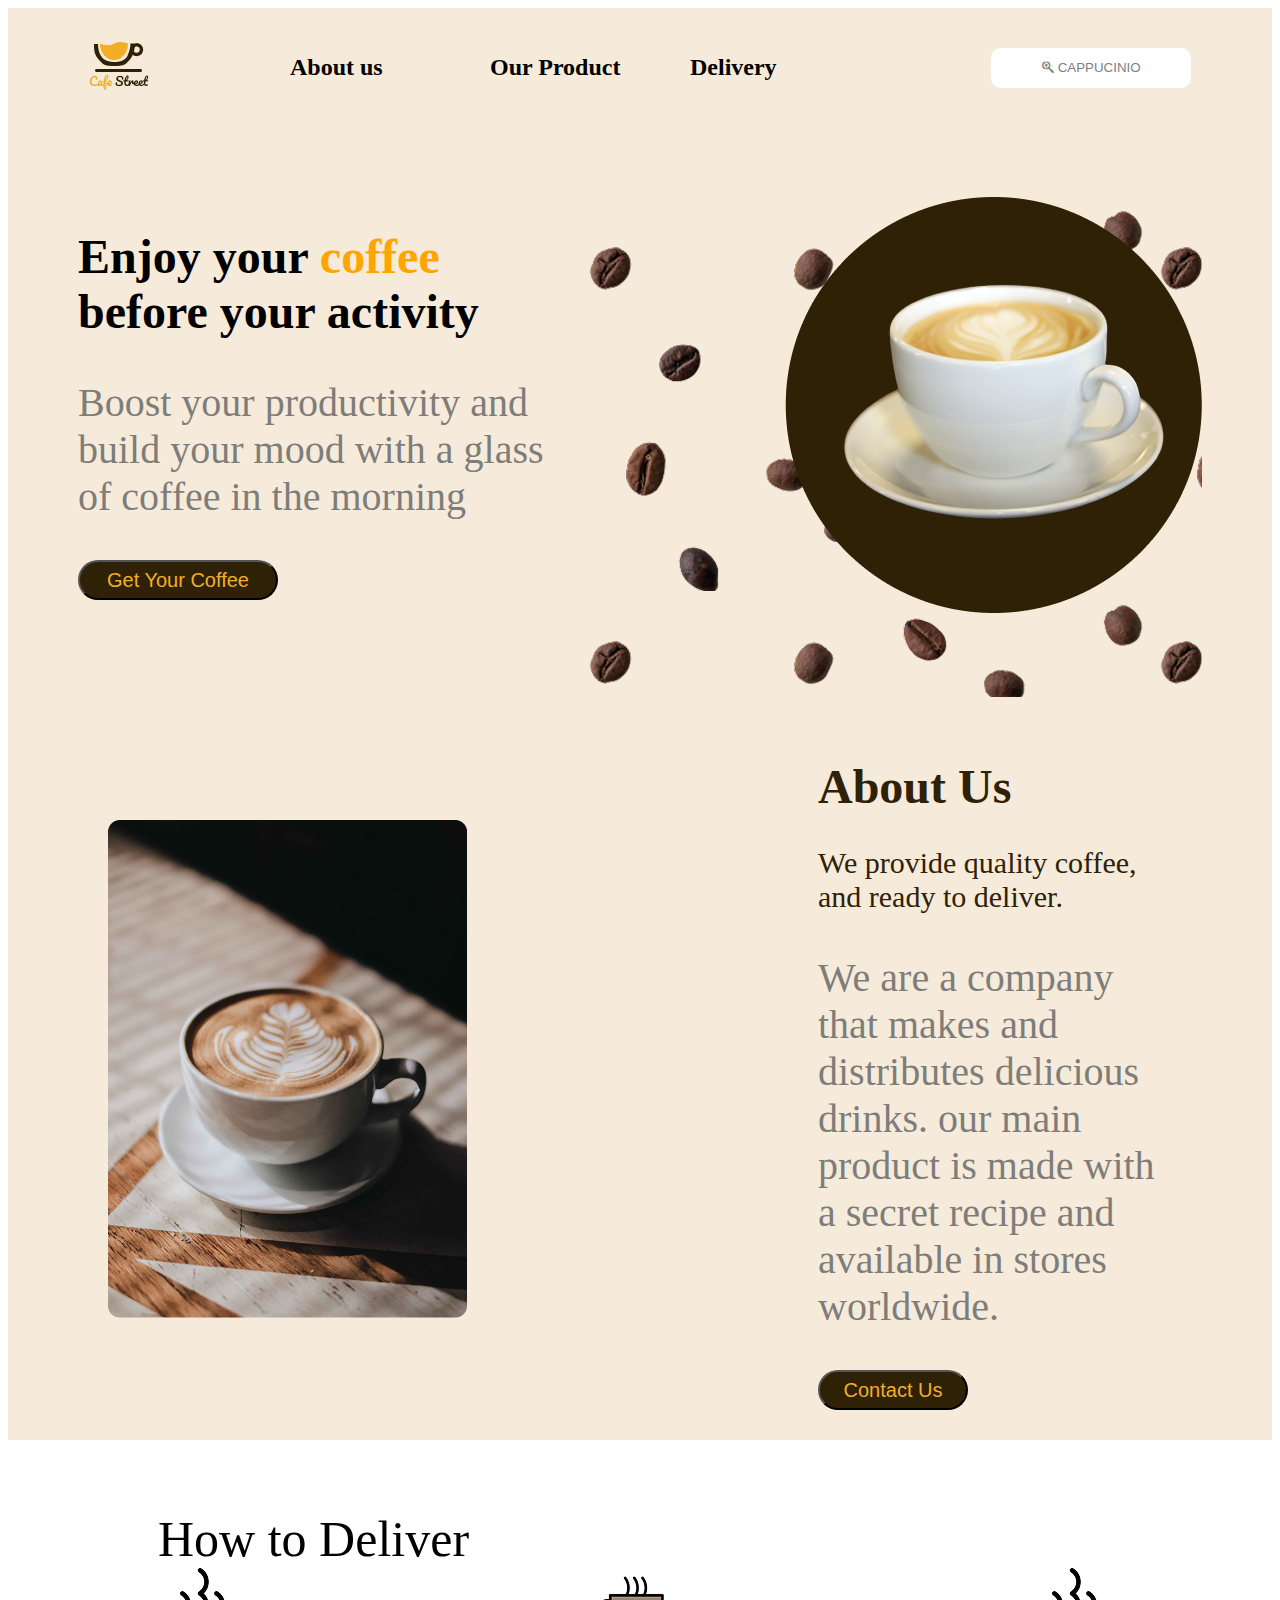
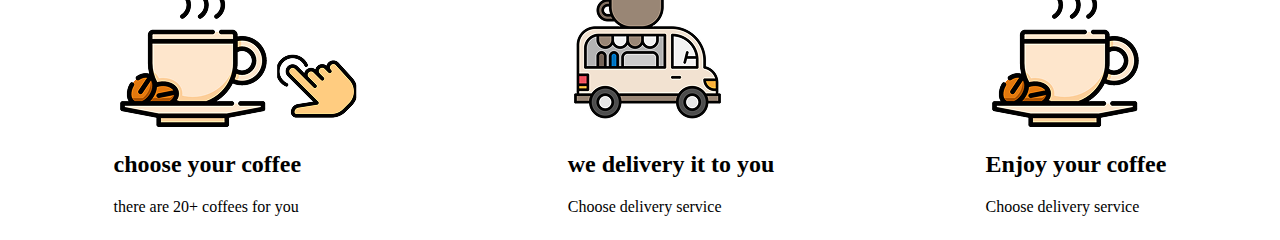
<file: index.html>
<!DOCTYPE html>
<html lang="en">
<head>
    <meta charset="UTF-8">
    <meta name="viewport" content="width=device-width, initial-scale=1.0">
    <title>HOME PAGE</title>
 
    <link rel="stylesheet" href="style.css">
    <link rel="stylesheet" href="https://cdnjs.cloudflare.com/ajax/libs/font-awesome/6.7.2/css/all.min.css">
</head>
<!--ID-2111649
NAME: SUZANA SOHORAB SHAYLI-->
<body>
    <header>
        <div class="navBar displayFlex">
            <div class="navBox1">
                <img src="./assets/Logo.png" alt="">

            </div>
            <div class="navBox2">
                <ul class="displayFlex">
                    <li>About us</li>
                    <li>Our Product</li>
                    <li>Delivery</li>
                </ul>

            </div>
            <div class="navBox3">
                <button class="cappucinioBtn"> 
                    <i class="fa-brands fa-searchengin search"></i>
                    CAPPUCINIO</button>

            </div>
        </div>
        <section class="home ">
            <div class="heroContainer displayFlex">


                <div class="homeBox1">
                    <h1 class="homeTitle">Enjoy your <span style="color: orange;">coffee</span> <br> before your activity</h1>
                    <p class="description">
                        Boost your productivity and build your mood with a glass of coffee in the morning 
    
                    </p>
                    <button id="getCoffee"
                    class="contactBtn getCoffee">Get Your Coffee</button>
    
                 </div>
                            
                <div class="homeBox2 ">
                  <img class="imgHomeCoffee" src="./assets/home image.png" alt="">
                  <img class="imgHomeRound" src="./assets/round.png" 
                  alt="">
                  

                </div>
             

                           
            </div>
            <!--about us-->

            <div class="aboutUs displayFlex">
                <div class="aboutUsBox1 displayFlex">
                    <img src="./assets/about us image.png" alt="">
                   
                    
                </div>
                <div class="aboutUsBox2">
                  <h1 class="homeTitle" style="color: #2f2105;">About Us</h1>
                   <p class="title" style="color: #2f2105">
                    We provide quality coffee, and ready to deliver.

                   </p>
                   <p class="description">
                    We are a company that makes and distributes delicious drinks. our main product is made with a secret recipe and available in stores worldwide.

                    </p>
                    <button id="contactBtn"
                    class="contactBtn">Contact Us</button>
                </div>
                
            </div>



        </section>

    </header>
    
    <footer >
        <div class="footer">
            <h class="howToDeliver">How to Deliver</h>
            <div class="footerImg">

                <div class="deliverClick">
                    <img src="./assets/coffee-cup 2.png" alt="">
                    <img src="./assets/tap 1.png" alt="">
                    <h2>choose your coffee</h2>
                    <p>there are 20+ coffees for you</p>
                </div>

                <div>
                    <img src="./assets/food-truck 1.png" alt="">
                     
                    <h2>we delivery it to you</h2>
                    <p>Choose delivery service</p>
           

                </div>

                <div>
                    <img src="./assets/coffee-cup 2.png" alt="">
                    <h2>Enjoy your coffee</h2>
                    <p>Choose delivery service</p>

                </div>

            </div>

        </div>
        
        

           
     

    </footer>
    <script src="./script.js/button.js"></script>
</body>
</html>
</file>
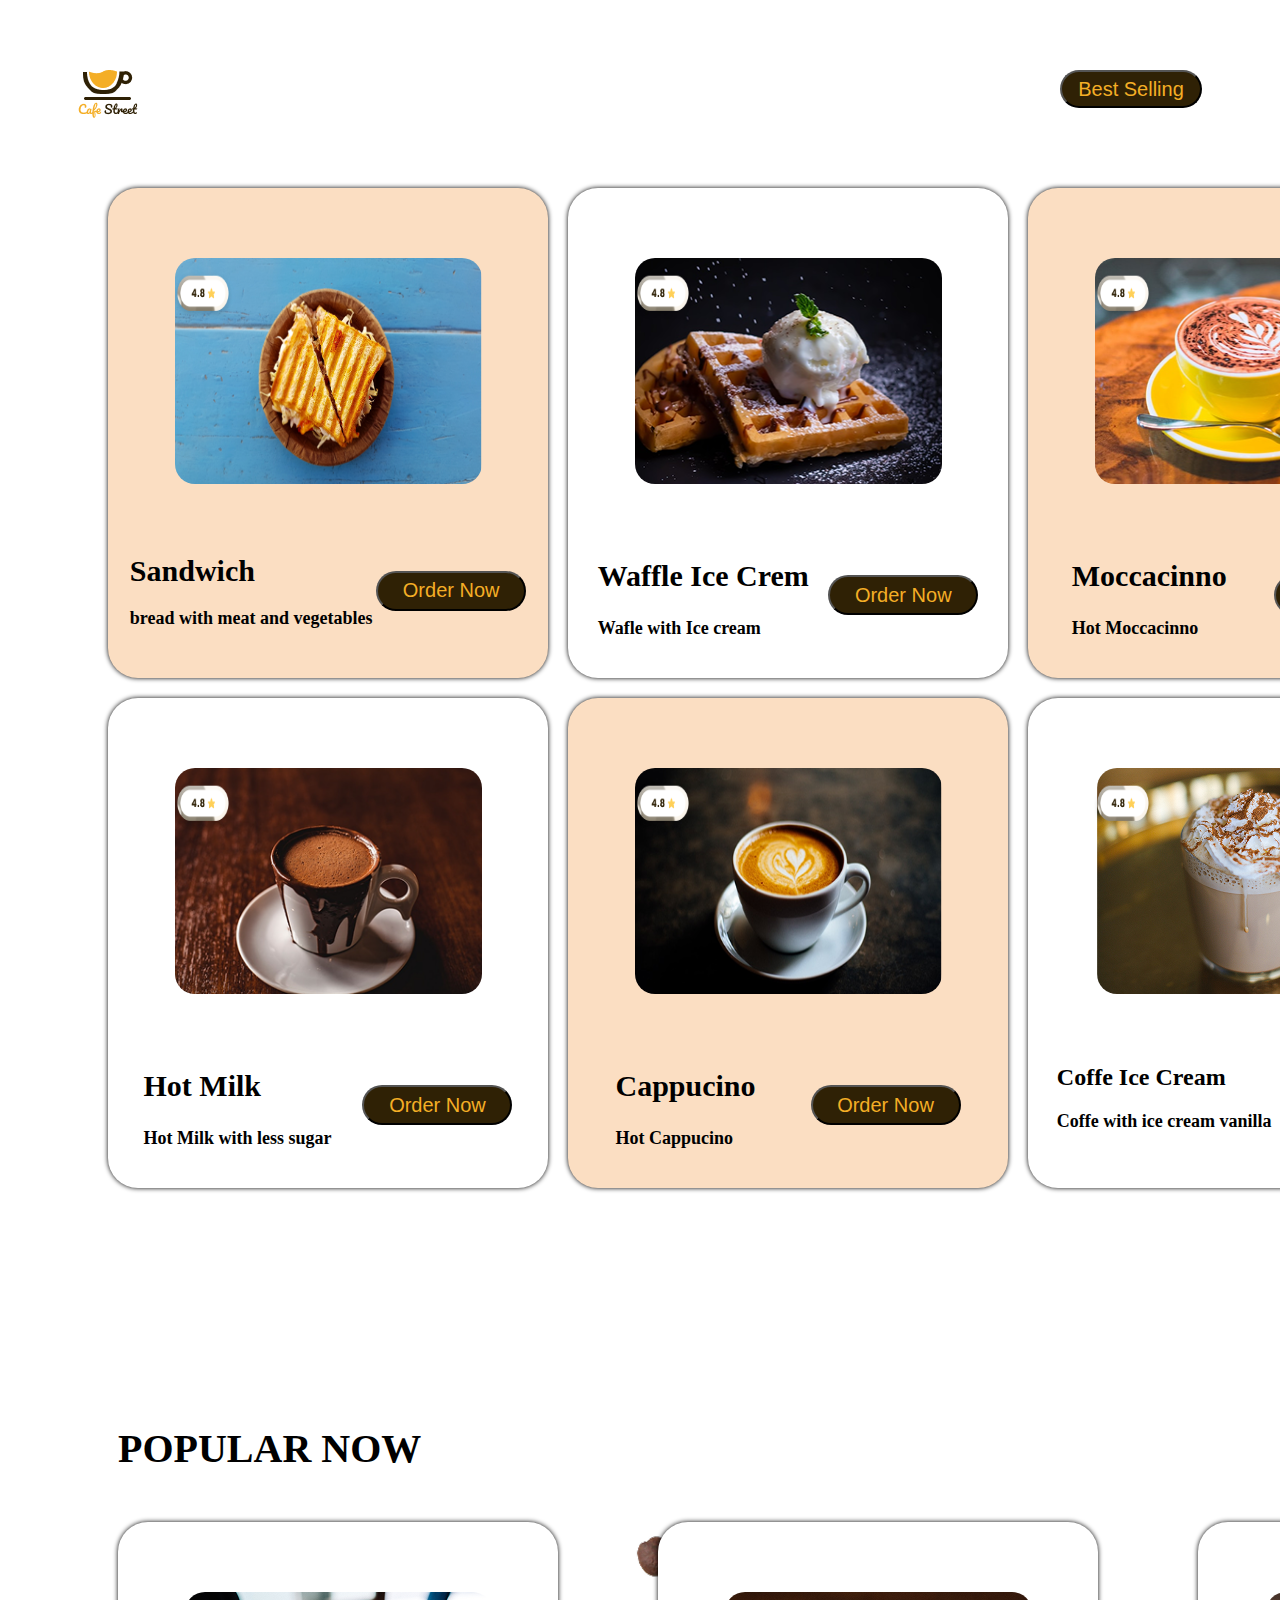
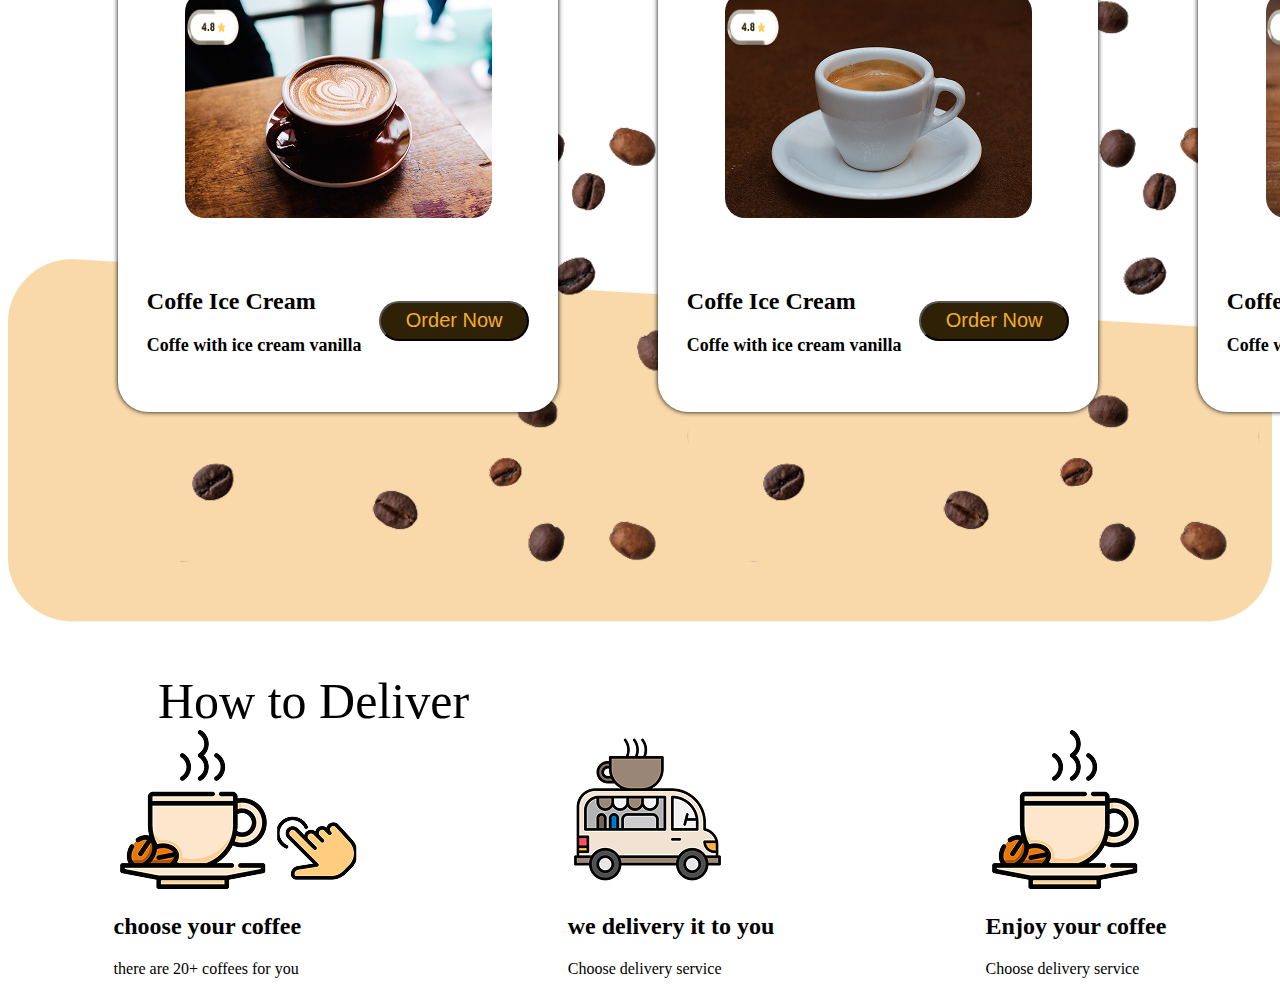
<file: index2.html>
<!DOCTYPE html>
<html lang="en">
<head>
    <meta charset="UTF-8">
    <meta name="viewport" content="width=device-width, initial-scale=1.0">
    <title>PRODUCT</title>
    <link rel="stylesheet" href="style.css">
     <link rel="stylesheet" href="https://cdnjs.cloudflare.com/ajax/libs/font-awesome/6.7.2/css/all.min.css">
</head>
<!--ID-2111649
NAME: SUZANA SOHORAB SHAYLI-->
<body>
    <section class="page2bg">
        <div class="page2Nav ">
            <img src="./assets/Logo.png" alt="">
            <div class="dropDown">
                <button class="dropDownBtn ">Best Selling
                    <ul class="dropDownMenu">
                      <li>Vanilla Latte</li>
                      <li>Espresso</li>
                      <li>Hazelnut Latte</li>
          
                      </ul>
                </button>
          
            </div>
            
    
        </div>
        <div class="cardContainer">
            <div class="card card1st">
                <div class="card-img-container">
                    <img class="card-img" src="./assets/sandwich.png" alt="">
                    <img class="rating" src="./assets/rating_product.png" alt="">
                </div>
                <div class="card-des displayFlex">
                    <div>
                        <h1 class="title">Sandwich</h1>
                         <p class="card-description">bread with meat and vegetables</p>
                    </div>
                
                <div>
                <div>
                    <button class="contactBtn">Order Now</button>
                </div>
                </div>
            </div>
            </div>

            <div class="card ">
                
                <div class="card-img-container">
                    <img class="card-img" src="./assets/waffel.png" alt="">
                    <img class="rating" src="./assets/rating_product.png" alt="">
                </div>
                <div class="card-des displayFlex">
                    <div>
                        <h2 class="title">Waffle Ice Crem</h2>
                         <p class="card-description">Wafle with Ice cream</p>
                    </div>
                
                <div>
                    <button class="contactBtn">Order Now</button>
                </div>
               </div>
            </div>
            <div class="card card1st">
                
                <div class="card-img-container">
                    <img class="card-img" src="./assets/moccacinno.png" alt="">
                    <img class="rating" src="./assets/rating_product.png" alt="">
                </div>
                <div class="card-des displayFlex">
                    <div>
                        <h2 class="title">Moccacinno</h2>
                         <p class="card-description">Hot Moccacinno</p>
                    </div>
                
                <div>
                    <button class="contactBtn">Order Now</button>
                </div>
            </div>
         </div>
         <div class="card ">
                
            <div class="card-img-container">
                <img class="card-img" src="./assets/hot milk.png" alt="">
                <img class="rating" src="./assets/rating_product.png" alt="">
            </div>
            <div class="card-des displayFlex">
                <div>
                    <h2 class="title">Hot Milk</h2>
                     <p class="card-description">Hot Milk with less sugar</p>
                </div>
            
            <div>
                <button class="contactBtn">Order Now</button>
            </div>
        </div>
       </div>
        <div class="card card1st">
                
        <div class="card-img-container">
            <img class="card-img" src="./assets/cappucino.png" alt="">
            <img class="rating" src="./assets/rating_product.png" alt="">
        </div>
        <div class="card-des displayFlex">
            <div>
                <h2 class="title">Cappucino</h2>
                 <p class="card-description">Hot Cappucino</p>
            </div>
        
        <div>
            <button class="contactBtn">Order Now</button>
        </div>
          </div>
        </div>
        <div class="card">
                
            <div class="card-img-container">
                <img class="card-img" src="./assets/coffee_ice_cream.png" alt="">
                <img class="rating" src="./assets/rating_product.png" alt="">
            </div>
            <div class="card-des displayFlex">
                <div>
                    <h2 class="card-title">Coffe Ice Cream</h2>
                     <p class="card-description">Coffe with ice cream vanilla</p>
                </div>
            
            <div>
                <button class="contactBtn">Order Now</button>
            </div>
              </div>
            </div>
    
    
          
        
    
    
    
    
        </div>
            
        </div> 
        <!-- POPULAR NOW-->
         

        <div>
           
            <div class=" cardContainer3">
                <h1 class="POPULAR" style="margin-left: 100px;">POPULAR NOW</h1>
               <div class="cardContainer2">
                <div class="card ">
                
                    <div class="card-img-container">
                        <img class="card-img " src="./assets/Vanilla Latte.png" alt="">
                        <img class="rating" src="./assets/rating_product.png" alt="">
                    </div>
                    <div class="card-des displayFlex">
                        <div>
                            <h2 class="card-title">Coffe Ice Cream</h2>
                             <p class="card-description">Coffe with ice cream vanilla</p>
                        </div>
                    
                    <div>
                        <button class="contactBtn">Order Now</button>
                    </div>
                      </div>
                    </div>
                    <div class="card ">
                
                        <div class="card-img-container">
                            <img class="card-img" src="./assets/espresso.png" alt="">
                            <img class="rating" src="./assets/rating_product.png" alt="">
                        </div>
                        <div class="card-des displayFlex">
                            <div>
                                <h2 class="card-title">Coffe Ice Cream</h2>
                                 <p class="card-description">Coffe with ice cream vanilla</p>
                            </div>
                        
                        <div>
                            <button class="contactBtn">Order Now</button>
                        </div>
                          </div>
                     </div>
                        <div class="card">
                
                            <div class="card-img-container">
                                <img class="card-img" src="./assets/hazelnut latte.png" alt="">
                                <img class="rating" src="./assets/rating_product.png" alt="">
                            </div>
                            <div class="card-des displayFlex">
                                <div>
                                    <h2 class="card-title">Coffe Ice Cream</h2>
                                     <p class="card-description">Coffe with ice cream vanilla</p>
                                </div>
                            
                            <div>
                                <button class="contactBtn">Order Now</button>
                            </div>
                              </div>
                        </div>
               </div>

            </div>
        </div>
      
       
        
    </section>



    <footer >
        <div class="footer">
            <h class="howToDeliver">How to Deliver</h>
            <div class="footerImg">

                <div class="deliverClick">
                    <img src="./assets/coffee-cup 2.png" alt="">
                    <img src="./assets/tap 1.png" alt="">
                    <h2>choose your coffee</h2>
                    <p>there are 20+ coffees for you</p>
                </div>

                <div>
                    <img src="./assets/food-truck 1.png" alt="">
                     
                    <h2>we delivery it to you</h2>
                    <p>Choose delivery service</p>
           

                </div>

                <div>
                    <img src="./assets/coffee-cup 2.png" alt="">
                    <h2>Enjoy your coffee</h2>
                    <p>Choose delivery service</p>

                </div>

            </div>

        </div>
        
        

           
     

    </footer>





    
</body>
</html>
</file>
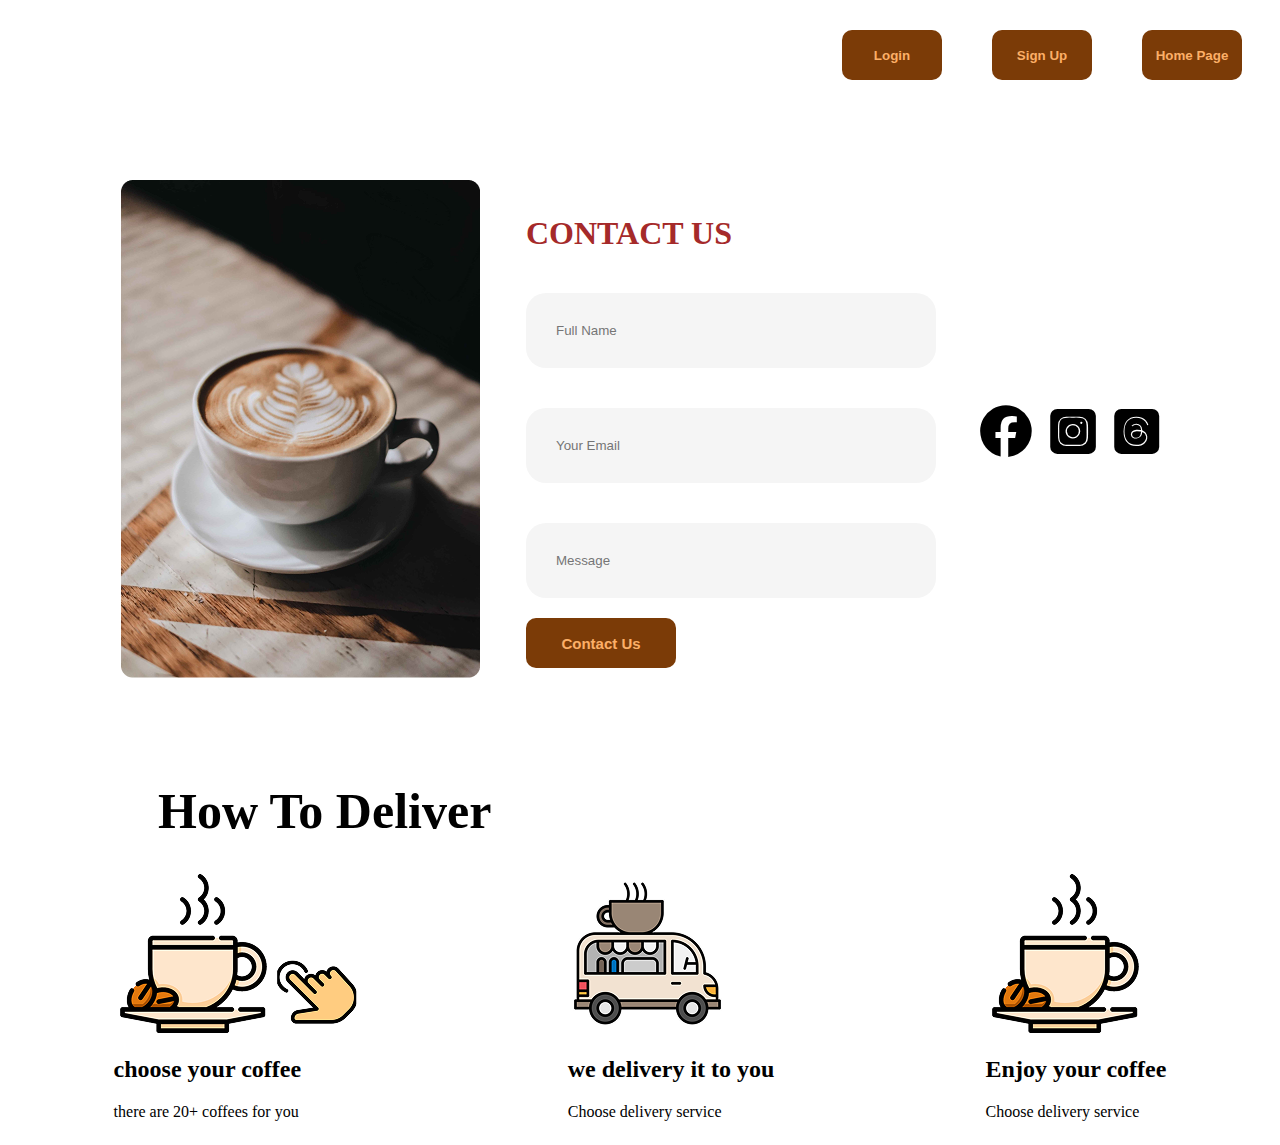
<file: index3.html>
<!DOCTYPE html>
<html lang="en">
<head>
    <meta charset="UTF-8">
    <meta name="viewport" content="width=device-width, initial-scale=1.0">
    <title>CONTACT US</title>
    <link rel="stylesheet" href="https://cdnjs.cloudflare.com/ajax/libs/font-awesome/6.7.2/css/all.min.css">
    <link rel="stylesheet" href="style.css">
</head>
</head>
<!--ID-2111649
NAME: SUZANA SOHORAB SHAYLI-->
<body>

   
    <div class="page3Nav displayFlex">
       
        <button class="lastNavBtn">Login</button>
        <button class="lastNavBtn">Sign Up</button>
        <button id="HomePage" class="lastNavBtn">Home Page</button>
    </div>
    <div class="contactContainer displayFlex">
        <div class="contactImg">
            <img src="./assets/about us image.png" alt="">
            
        </div>
        <div class="contactField">
            <h1 class="contactUs">CONTACT US</h1>
            <input type="text" placeholder="Full Name" class="Contact"><br>

            <input type="email" placeholder="Your Email"  class="Contact"><br>

            <input type="text" placeholder="Message" class="Contact"><br>
            <button class=" lastConBtn lastNavBtn"> 
                Contact Us</button>

        </div>
        <div class="icons">
            <i class="fa-brands fa-facebook icon"></i>
            <i class="fa-brands fa-square-instagram icon"></i>
            <i class="fa-brands fa-square-threads icon"></i>
        </div>


    </div>

    <footer >
        <div class="footer" >
            <h1 class="howToDeliver"> How To Deliver</h1>
            <div class="footerImg">
                


                <div class="deliverClick">
                    <img src="./assets/coffee-cup 2.png" alt="">
                    <img src="./assets/tap 1.png" alt="">
                    <h2>choose your coffee</h2>
                    <p>there are 20+ coffees for you</p>
    
                </div>
                <div>
                <img src="./assets/food-truck 1.png" alt="">
                
                <h2>we delivery it to you</h2>
                <p>Choose delivery service</p>
           

                </div>
                <div>
                    <img src="./assets/coffee-cup 2.png" alt="">
                    <h2>Enjoy your coffee</h2>
                    <p>Choose delivery service</p>
                    
                    <p></p>
                </div>
                

           
            </div>
            
          
        </div>


    </footer>
    <script src="./script.js/button.js"></script>


    
</body>
</html>
</file>
<file: style.css>
/*shared style*/
.displayFlex{
    display: flex;
    justify-content: space-around;
}
header{
    background-color: rgba(246, 235, 218, 1);


}

.description{
    font-size: 40px;
    font-weight:300;
    color: rgba(126, 125, 122, 1);
}
.title{
    font-size: 30px;
}
/*           footer       */
.footerImg{
    display: flex;
    justify-content: space-around;
    align-items: center;
  
}
.footer{
    margin-top: 50px;
}
.howToDeliver{ 
    margin-left: 150px;
    font-size: 50px;
}

/*shared style*/



/* page 1
            NAV BAR*/

.navBar{
    padding: 30px;
    display: flex;
    height: 40;
    align-items: center;

   
}
ul li{
    list-style: none;
    font-size: 24px;
    width: 200px;
    justify-content: space-around;
    font-weight: bold; 

}
li:hover{
    opacity: 50%;
    color: brown;
}

.cappucinioBtn{
    height: 40px;
    width: 200px;
    color: grey;
    border-radius: 10px;
    border: none;
    background-color: white;
}


/*hero section*/
.home{
    margin: 70px;
}

.homeTitle{
    font-size: 48px;
    font-weight: bold;
   
   

}
.imgHomeCoffee{
    position: absolute;
    margin-left: 250px;
}
.imgHomeRound{
    margin-left: 200px;
}
.homeBox2{
    position: relative;
    background-image: url(./assets/bg_img_hero.png);
    height: 500px;
    width: 700px;
    


}
.aboutUs{
   gap: 350px;
   align-items: center;
   padding: 30px ;

}
.contactBtn{
    height: 40px;
    width: 150px;
    background-color: rgba(47, 33, 5, 1);
    color: rgba(244, 174, 38, 1);
    font-size: 20px;
    border-radius: 30px;
    
    

}
.contactBtn:hover{
    opacity: 50%;
    cursor: pointer;
}
.aboutUsBox1{
    align-items: center;
}
.getCoffee{
    width: 200px;
    
}

/*        page 2 NAV BAR   */

.page2Nav{
    margin: 50px;
    padding: 20px;
    display: flex;
    justify-content: space-between;
   
}
.dropDown{
    position: relative;
    display: inline-block;
    cursor: pointer;
}
.dropDownMenu{
    display: none;
    position: absolute;
    background: white;
    list-style: none;
    padding: 10px;
    width: 150px;
    border-radius: 5px;
}
.dropDownMenu li{
   
    cursor: pointer;
}
.dropDown:hover .dropDownMenu{
    display: block;
}
.dropDownMenu li:hover{
    background-color: bisque;
}
.dropDownBtn{
    height: 38px;
    width: 142px;
    background-color: rgba(47, 33, 5, 1);
    color: rgba(244, 174, 38, 1);
    font-size: 20px;
    border-radius: 34px;
    text-align: center;

}
/*           CARDS       */
.cardContainer{
    display: grid;
    grid-template-columns: 1fr 1fr 1fr;
    gap: 20px;
    margin: 50px;
    margin-left: 100px;
    padding-bottom: 150px;
  
    
}
.card{
    height: 450px;
    width: 400px;
    background-color: white;
    border-radius: 30px;
    box-shadow: 0px 0px 5px;
    padding: 20px;
}
.card1st{
    background-color: #fbdec2;
}
.card-img{
    height: 226px;
    width: 307px;
    border-radius: 20px;

    

}
.card-img-container{
    position: relative;
    display: flex;
    justify-content: center;
    align-items: center;
    margin: 20px;
    padding: 30px;
}
.rating{
    position: absolute;
    height: 50px;
    width: 62px;
    margin-right: 250px;
    margin-bottom: 150px;
}
.card-des{
    align-items: center;
   
  
    

}
.card-description{
    font-size: 18px;
    font-weight: bold;
}

/* popular now */
.cardContainer2{
    position: relative;
    display: grid;
    grid-template-columns: 1fr 1fr 1fr;
    gap: 20px;
    margin: 50px;
    margin-left: 100px;
    padding-bottom: 150px;
    background-image: url(./assets/bg_img_hero.png);
   
    width:1600px;
   
    
}
.POPULAR{
    font-size: 40px;
}

.card-img2{
    position: absolute;
    margin-bottom: 500px;
}
.cardContainer3{
    
    padding: 10px;
    border-radius: 50px;
    background-image: url(./assets/Rectangle\ 2.png);
    background-repeat: no-repeat;
    background-position: center bottom;
    background-size: 100%;

}


/*     page3       */
.page3Nav{
    display: flex;
    justify-content: end;
    gap: 50px;
    margin: 30px;

}
.lastNavBtn{
    height: 50px;
    width: 100px;
    background-color: rgb(123, 59, 7);
    color: #fcaf67;
    border-radius: 10px;
    border: none;
    font-weight: bold ;
}

.lastNavBtn:hover{
    opacity: 50%;
    cursor: pointer;
}


.contactContainer{
    margin: 100px;
    align-items: center;
}

.Contact{
    
    margin: 20px;
    padding: 30px;
    width: 350px;
    background-color: whitesmoke;
    border: none;
    border-radius: 20px;
}
.contactUs{
    color: brown;
    margin-left: 20px;
}
.lastConBtn{
    margin-left:20px ;
    font-size: 15px;
    font-weight: bold;
    width: 150px;
}
.icon{
    font-weight: bolder;
    font-size: 50px;
}
.icon:hover{
    opacity: 50%;
}
.icons{
    display: flex;
    gap: 20px;
}
</file>
